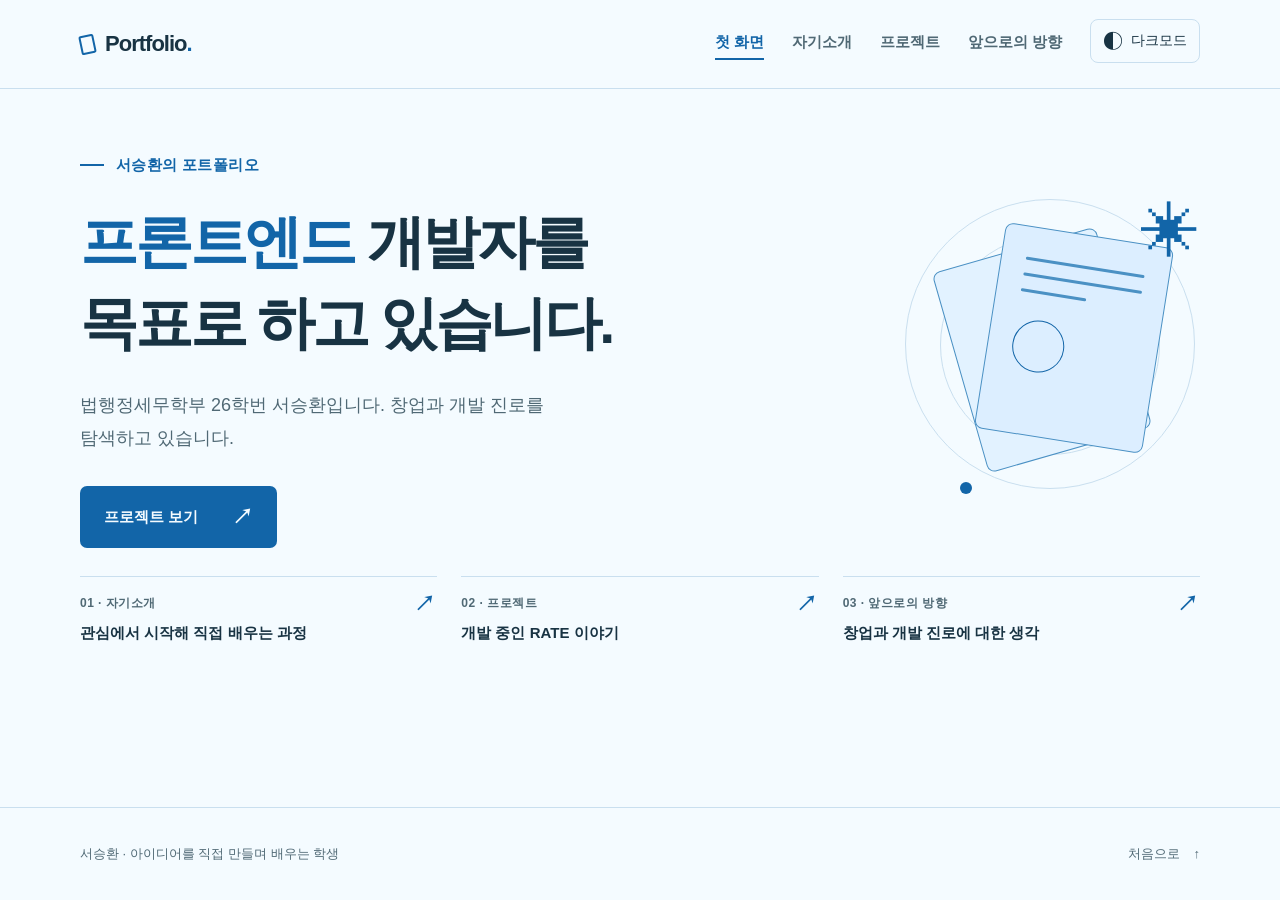
<file: index.html>
<!doctype html>
<html lang="ko">
<head>
  <meta charset="utf-8">
  <meta name="viewport" content="width=device-width, initial-scale=1">
  <meta name="color-scheme" content="light dark">
  <meta name="description" content="법행정세무학부 26학번 서승환의 개인 포트폴리오입니다. 아이디어를 직접 만들며 창업과 개발 진로를 탐색하고 있습니다.">
  <title>서승환 | 개인 포트폴리오</title>
  <script src="js/theme-init.js"></script>
  <link rel="stylesheet" href="css/style.css">
  <script src="js/main.js" defer></script>
</head>
<body>
  <a class="skip-link" href="#main">본문으로 건너뛰기</a>
  <header class="site-header">
    <div class="container header-inner">
      <a class="wordmark" href="index.html" aria-label="첫 화면으로 이동"><span class="brand-mark" aria-hidden="true"></span>Portfolio<span class="brand-dot" aria-hidden="true">.</span></a>
      <div class="header-controls">
        <button class="menu-toggle" type="button" aria-controls="site-nav" aria-expanded="false" hidden>
          <span class="menu-icon" aria-hidden="true"></span><span class="menu-label">메뉴</span>
        </button>
        <nav id="site-nav" class="site-nav" aria-label="주요 메뉴">
          <a href="index.html" aria-current="page">첫 화면</a>
          <a href="about.html">자기소개</a>
          <a href="project.html">프로젝트</a>
          <a href="future.html">앞으로의 방향</a>
        </nav>
        <button class="theme-toggle" type="button" aria-label="다크모드" aria-pressed="false" hidden>
          <span class="theme-icon" aria-hidden="true">◐</span><span>다크모드</span>
        </button>
      </div>
    </div>
  </header>

  <main id="main" class="home-main" tabindex="-1">
    <section class="hero container" aria-labelledby="hero-title">
      <div class="hero-copy">
        <p class="eyebrow"><span class="small-line" aria-hidden="true"></span>서승환의 포트폴리오</p>
        <h1 id="hero-title"><span>프론트엔드</span> 개발자를<br>목표로 하고 있습니다.</h1>
        <p class="hero-description">법행정세무학부 26학번 서승환입니다. 창업과 개발 진로를 탐색하고 있습니다.</p>
        <a class="primary-link" href="project.html">프로젝트 보기 <span aria-hidden="true">↗</span></a>
      </div>
      <div class="hero-art" aria-hidden="true">
        <div class="art-orbit orbit-one"></div>
        <div class="art-orbit orbit-two"></div>
        <div class="art-sheet sheet-back"></div>
        <div class="art-sheet sheet-front"><span class="art-line"></span><span class="art-line"></span><span class="art-line short"></span><span class="art-circle"></span></div>
        <span class="art-spark">✳</span>
        <span class="art-point"></span>
      </div>
    </section>
    <nav class="page-links container" aria-label="포트폴리오 살펴보기">
      <a href="about.html"><span class="page-link-label">01 · 자기소개</span><span>관심에서 시작해 직접 배우는 과정</span><span class="page-link-arrow" aria-hidden="true">↗</span></a>
      <a href="project.html"><span class="page-link-label">02 · 프로젝트</span><span>개발 중인 RATE 이야기</span><span class="page-link-arrow" aria-hidden="true">↗</span></a>
      <a href="future.html"><span class="page-link-label">03 · 앞으로의 방향</span><span>창업과 개발 진로에 대한 생각</span><span class="page-link-arrow" aria-hidden="true">↗</span></a>
    </nav>
  </main>

  <footer class="site-footer"><div class="container footer-inner"><p>서승환 · 아이디어를 직접 만들며 배우는 학생</p><a href="index.html">처음으로 <span aria-hidden="true">↑</span></a></div></footer>
</body>
</html>
</file>
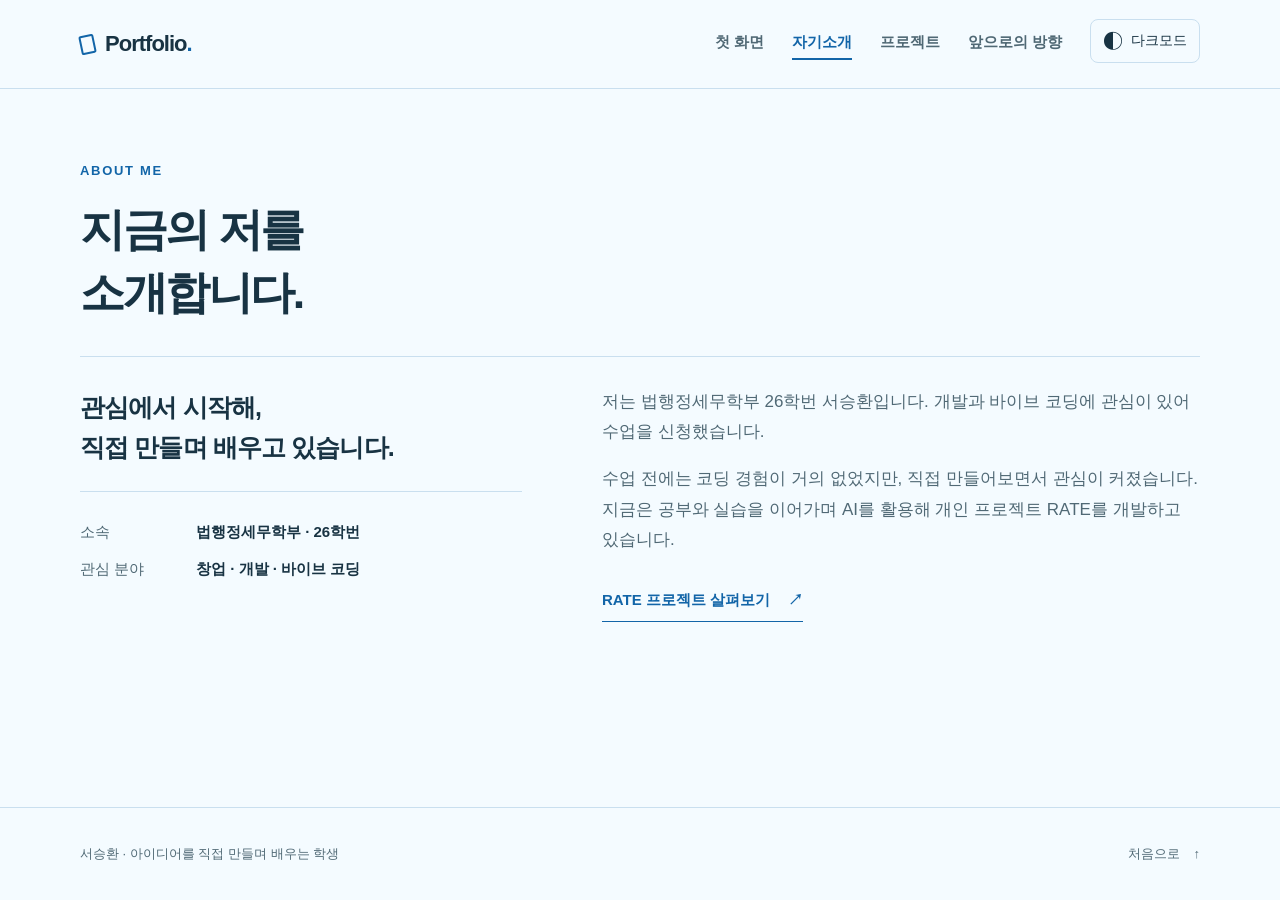
<file: about.html>
<!doctype html>
<html lang="ko">
<head>
  <meta charset="utf-8">
  <meta name="viewport" content="width=device-width, initial-scale=1">
  <meta name="color-scheme" content="light dark">
  <meta name="description" content="서승환의 자기소개와 개발, 바이브 코딩을 시작한 계기를 소개합니다.">
  <title>자기소개 | 서승환</title>
  <script src="js/theme-init.js"></script>
  <link rel="stylesheet" href="css/style.css">
  <script src="js/main.js" defer></script>
</head>
<body>
  <a class="skip-link" href="#main">본문으로 건너뛰기</a>
  <header class="site-header">
    <div class="container header-inner">
      <a class="wordmark" href="index.html" aria-label="첫 화면으로 이동"><span class="brand-mark" aria-hidden="true"></span>Portfolio<span class="brand-dot" aria-hidden="true">.</span></a>
      <div class="header-controls">
        <button class="menu-toggle" type="button" aria-controls="site-nav" aria-expanded="false" hidden><span class="menu-icon" aria-hidden="true"></span><span class="menu-label">메뉴</span></button>
        <nav id="site-nav" class="site-nav" aria-label="주요 메뉴">
          <a href="index.html">첫 화면</a>
          <a href="about.html" aria-current="page">자기소개</a>
          <a href="project.html">프로젝트</a>
          <a href="future.html">앞으로의 방향</a>
        </nav>
        <button class="theme-toggle" type="button" aria-label="다크모드" aria-pressed="false" hidden><span class="theme-icon" aria-hidden="true">◐</span><span>다크모드</span></button>
      </div>
    </div>
  </header>

  <main id="main" class="page-main container" tabindex="-1">
    <div class="page-heading"><p class="eyebrow">ABOUT ME</p><h1>지금의 저를<br>소개합니다.</h1></div>
    <div class="about page-content">
      <div class="about-intro"><p class="section-lead">관심에서 시작해,<br>직접 만들며 배우고 있습니다.</p>
        <dl class="about-facts"><div><dt>소속</dt><dd>법행정세무학부 · 26학번</dd></div><div><dt>관심 분야</dt><dd>창업 · 개발 · 바이브 코딩</dd></div></dl>
      </div>
      <div class="about-content">
        <p>저는 법행정세무학부 26학번 서승환입니다. 개발과 바이브 코딩에 관심이 있어 수업을 신청했습니다.</p>
        <p>수업 전에는 코딩 경험이 거의 없었지만, 직접 만들어보면서 관심이 커졌습니다. 지금은 공부와 실습을 이어가며 AI를 활용해 개인 프로젝트 RATE를 개발하고 있습니다.</p>
        <a class="text-link" href="project.html">RATE 프로젝트 살펴보기 <span aria-hidden="true">↗</span></a>
      </div>
    </div>
  </main>

  <footer class="site-footer"><div class="container footer-inner"><p>서승환 · 아이디어를 직접 만들며 배우는 학생</p><a href="index.html">처음으로 <span aria-hidden="true">↑</span></a></div></footer>
</body>
</html>
</file>
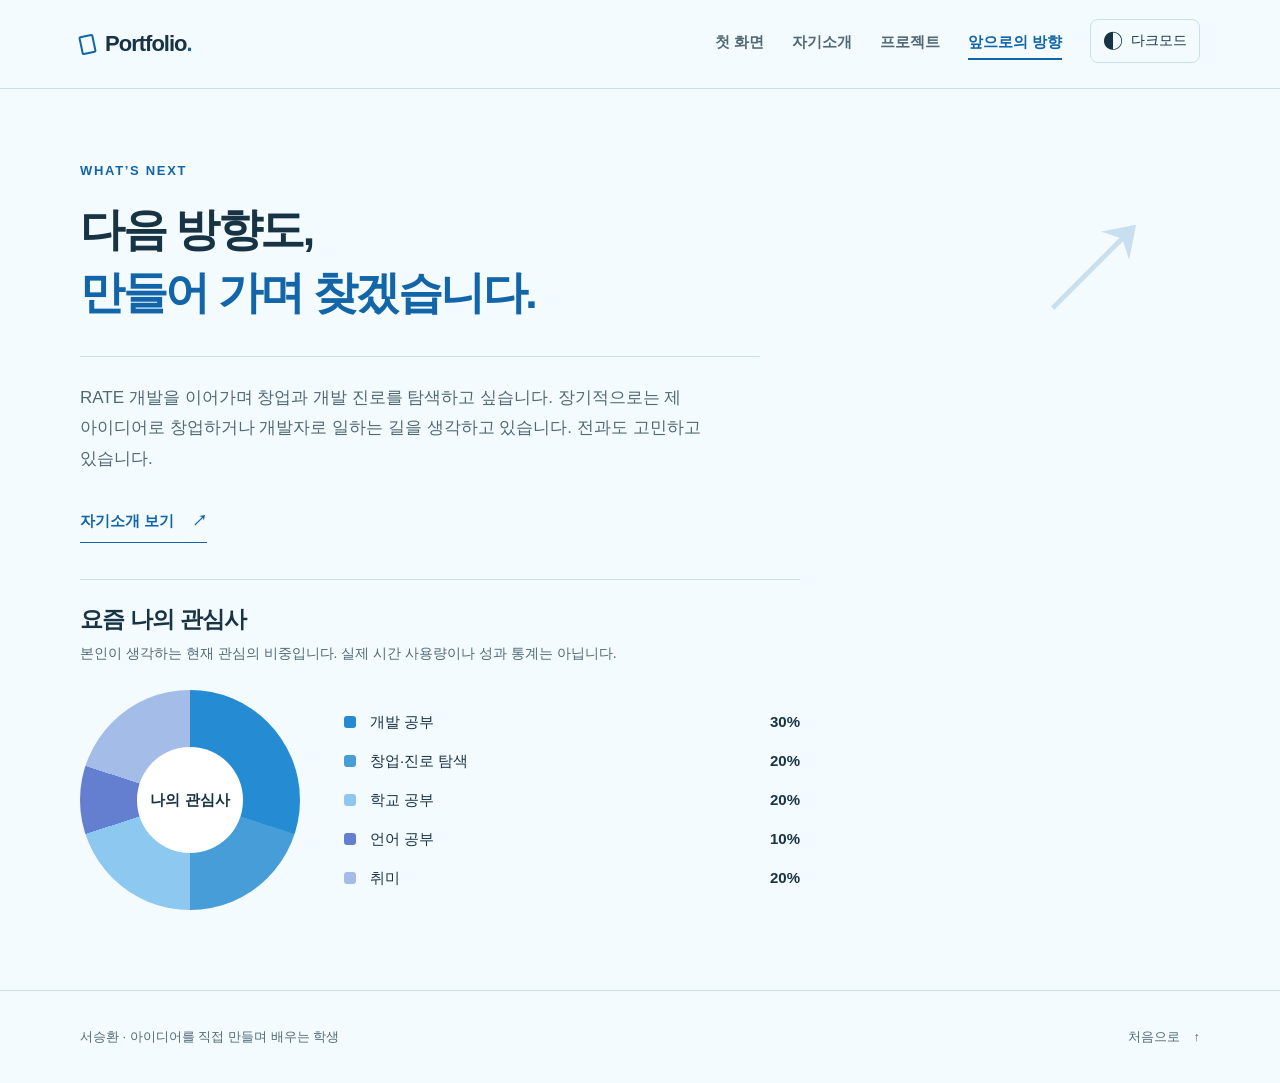
<file: future.html>
<!doctype html>
<html lang="ko">
<head>
  <meta charset="utf-8">
  <meta name="viewport" content="width=device-width, initial-scale=1">
  <meta name="color-scheme" content="light dark">
  <meta name="description" content="서승환이 RATE 개발을 이어가며 탐색하는 창업과 개발 진로의 방향을 소개합니다.">
  <title>앞으로의 방향 | 서승환</title>
  <script src="js/theme-init.js"></script>
  <link rel="stylesheet" href="css/style.css">
  <script src="js/main.js" defer></script>
</head>
<body>
  <a class="skip-link" href="#main">본문으로 건너뛰기</a>
  <header class="site-header">
    <div class="container header-inner">
      <a class="wordmark" href="index.html" aria-label="첫 화면으로 이동"><span class="brand-mark" aria-hidden="true"></span>Portfolio<span class="brand-dot" aria-hidden="true">.</span></a>
      <div class="header-controls">
        <button class="menu-toggle" type="button" aria-controls="site-nav" aria-expanded="false" hidden><span class="menu-icon" aria-hidden="true"></span><span class="menu-label">메뉴</span></button>
        <nav id="site-nav" class="site-nav" aria-label="주요 메뉴">
          <a href="index.html">첫 화면</a>
          <a href="about.html">자기소개</a>
          <a href="project.html">프로젝트</a>
          <a href="future.html" aria-current="page">앞으로의 방향</a>
        </nav>
        <button class="theme-toggle" type="button" aria-label="다크모드" aria-pressed="false" hidden><span class="theme-icon" aria-hidden="true">◐</span><span>다크모드</span></button>
      </div>
    </div>
  </header>

  <main id="main" class="page-main next-page container" tabindex="-1">
    <div class="page-heading"><p class="eyebrow">WHAT’S NEXT</p><h1>다음 방향도,<br><span>만들어 가며 찾겠습니다.</span></h1></div>
    <div class="page-content future-content"><p>RATE 개발을 이어가며 창업과 개발 진로를 탐색하고 싶습니다. 장기적으로는 제 아이디어로 창업하거나 개발자로 일하는 길을 생각하고 있습니다. 전과도 고민하고 있습니다.</p>
      <a class="text-link" href="about.html">자기소개 보기 <span aria-hidden="true">↗</span></a>
    </div>
    <section class="interest-section" aria-labelledby="interest-title">
      <h2 id="interest-title">요즘 나의 관심사</h2>
      <p class="interest-note">본인이 생각하는 현재 관심의 비중입니다. 실제 시간 사용량이나 성과 통계는 아닙니다.</p>
      <div class="interest-layout">
        <div class="interest-donut" aria-hidden="true"><div class="interest-hole">나의 관심사</div></div>
        <ul class="interest-legend">
          <li><span class="interest-swatch swatch-development" aria-hidden="true"></span><span>개발 공부</span><strong>30%</strong></li>
          <li><span class="interest-swatch swatch-career" aria-hidden="true"></span><span>창업·진로 탐색</span><strong>20%</strong></li>
          <li><span class="interest-swatch swatch-school" aria-hidden="true"></span><span>학교 공부</span><strong>20%</strong></li>
          <li><span class="interest-swatch swatch-language" aria-hidden="true"></span><span>언어 공부</span><strong>10%</strong></li>
          <li><span class="interest-swatch swatch-hobby" aria-hidden="true"></span><span>취미</span><strong>20%</strong></li>
        </ul>
      </div>
    </section>
    <span class="next-symbol" aria-hidden="true">↗</span>
  </main>

  <footer class="site-footer"><div class="container footer-inner"><p>서승환 · 아이디어를 직접 만들며 배우는 학생</p><a href="index.html">처음으로 <span aria-hidden="true">↑</span></a></div></footer>
</body>
</html>
</file>
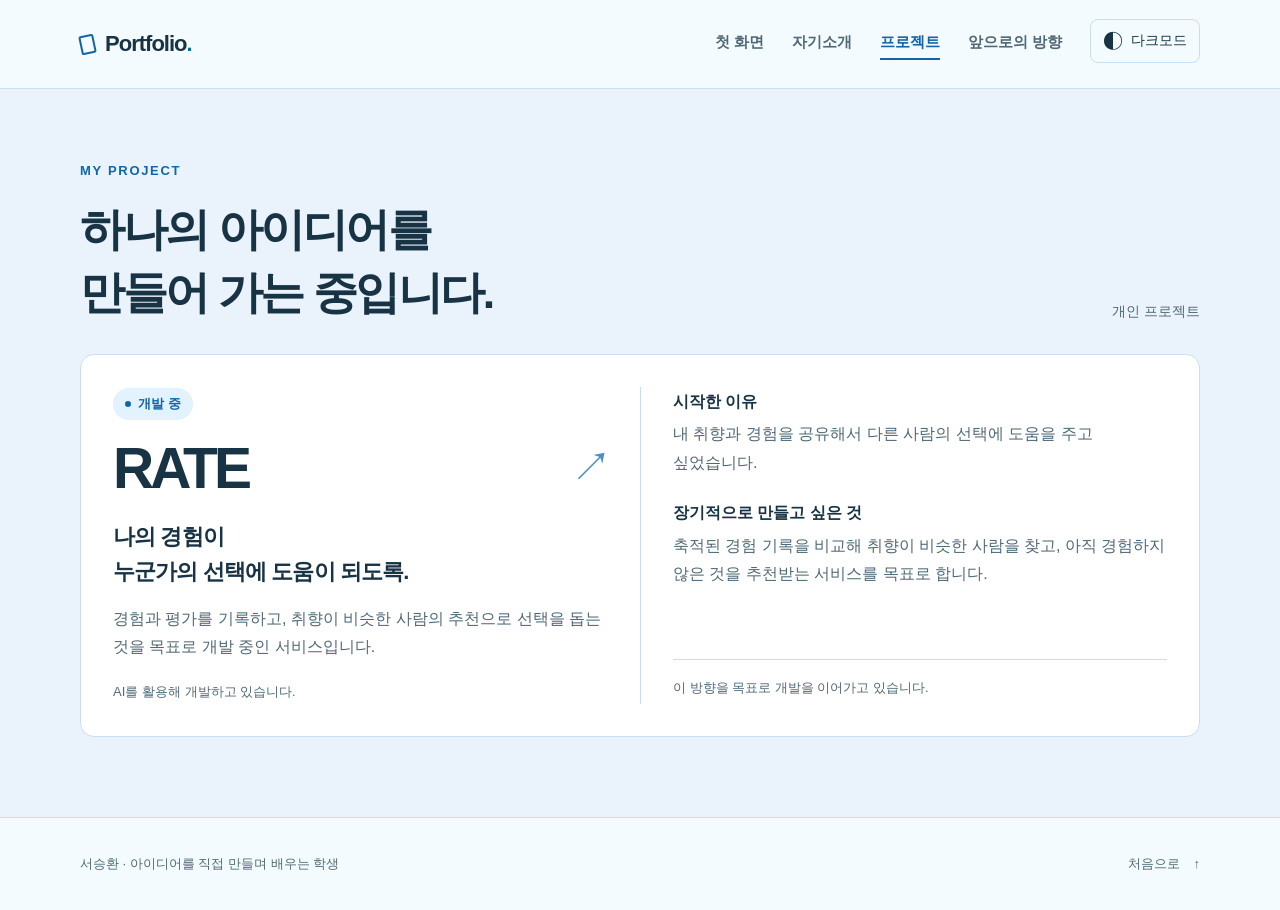
<file: project.html>
<!doctype html>
<html lang="ko">
<head>
  <meta charset="utf-8">
  <meta name="viewport" content="width=device-width, initial-scale=1">
  <meta name="color-scheme" content="light dark">
  <meta name="description" content="서승환이 AI를 활용해 개발 중인 개인 프로젝트 RATE의 기획 동기와 목표를 소개합니다.">
  <title>RATE 프로젝트 | 서승환</title>
  <script src="js/theme-init.js"></script>
  <link rel="stylesheet" href="css/style.css">
  <script src="js/main.js" defer></script>
</head>
<body>
  <a class="skip-link" href="#main">본문으로 건너뛰기</a>
  <header class="site-header">
    <div class="container header-inner">
      <a class="wordmark" href="index.html" aria-label="첫 화면으로 이동"><span class="brand-mark" aria-hidden="true"></span>Portfolio<span class="brand-dot" aria-hidden="true">.</span></a>
      <div class="header-controls">
        <button class="menu-toggle" type="button" aria-controls="site-nav" aria-expanded="false" hidden><span class="menu-icon" aria-hidden="true"></span><span class="menu-label">메뉴</span></button>
        <nav id="site-nav" class="site-nav" aria-label="주요 메뉴">
          <a href="index.html">첫 화면</a>
          <a href="about.html">자기소개</a>
          <a href="project.html" aria-current="page">프로젝트</a>
          <a href="future.html">앞으로의 방향</a>
        </nav>
        <button class="theme-toggle" type="button" aria-label="다크모드" aria-pressed="false" hidden><span class="theme-icon" aria-hidden="true">◐</span><span>다크모드</span></button>
      </div>
    </div>
  </header>

  <main id="main" class="page-main project-page" tabindex="-1">
    <div class="container">
      <div class="project-heading page-heading"><div><p class="eyebrow">MY PROJECT</p><h1>하나의 아이디어를<br>만들어 가는 중입니다.</h1></div><span class="project-caption">개인 프로젝트</span></div>
      <article class="project-panel page-content" aria-labelledby="rate-title" tabindex="0">
        <div class="project-intro">
          <span class="status"><span aria-hidden="true"></span>개발 중</span>
          <h2 id="rate-title">RATE<span aria-hidden="true">↗</span></h2>
          <p class="project-tagline">나의 경험이<br>누군가의 선택에 도움이 되도록.</p>
          <p class="project-description">경험과 평가를 기록하고, 취향이 비슷한 사람의 추천으로 선택을 돕는 것을 목표로 개발 중인 서비스입니다.</p>
          <p class="project-method">AI를 활용해 개발하고 있습니다.</p>
        </div>
        <div class="project-details">
          <div><h3>시작한 이유</h3><p>내 취향과 경험을 공유해서 다른 사람의 선택에 도움을 주고 싶었습니다.</p></div>
          <div><h3>장기적으로 만들고 싶은 것</h3><p>축적된 경험 기록을 비교해 취향이 비슷한 사람을 찾고, 아직 경험하지 않은 것을 추천받는 서비스를 목표로 합니다.</p></div>
          <p class="project-state">이 방향을 목표로 개발을 이어가고 있습니다.</p>
        </div>
      </article>
    </div>
  </main>

  <footer class="site-footer"><div class="container footer-inner"><p>서승환 · 아이디어를 직접 만들며 배우는 학생</p><a href="index.html">처음으로 <span aria-hidden="true">↑</span></a></div></footer>
</body>
</html>
</file>
<file: css/style.css>
:root {
  color-scheme: light;
  --bg: #f4fbff;
  --surface: #ffffff;
  --soft: #eaf3fc;
  --text: #183343;
  --muted: #506975;
  --accent: #1265a8;
  --accent-soft: #e2f2ff;
  --line: #c9dfef;
  --art-paper: #dceeff;
  --art-line: #4b91c4;
  --header: #f4fbff;
  --chart-development: #258bd2;
  --chart-career: #479dd7;
  --chart-school: #8cc8ef;
  --chart-language: #647fd0;
  --chart-hobby: #a4bce8;
}

@media (prefers-color-scheme: dark) {
  :root:not([data-theme="light"]) {
    color-scheme: dark;
    --bg: #132633;
    --surface: #1c3443;
    --soft: #18303d;
    --text: #effaff;
    --muted: #b8d1dd;
    --accent: #83caff;
    --accent-soft: #214557;
    --line: #355b6d;
    --art-paper: #25445e;
    --art-line: #85bce7;
    --header: #132633;
    --chart-development: #70baff;
    --chart-career: #64afe9;
    --chart-school: #a1d5fa;
    --chart-language: #8ea6ed;
    --chart-hobby: #b3c5f1;
  }
}

:root[data-theme="dark"] {
  color-scheme: dark;
  --bg: #132633;
  --surface: #1c3443;
  --soft: #18303d;
  --text: #effaff;
  --muted: #b8d1dd;
  --accent: #83caff;
  --accent-soft: #214557;
  --line: #355b6d;
  --art-paper: #25445e;
  --art-line: #85bce7;
  --header: #132633;
  --chart-development: #70baff;
  --chart-career: #64afe9;
  --chart-school: #a1d5fa;
  --chart-language: #8ea6ed;
  --chart-hobby: #b3c5f1;
}

* { box-sizing: border-box; }
html { background: var(--bg); scroll-behavior: smooth; scroll-padding-top: 104px; }
body { min-height: 100vh; min-height: 100svh; margin: 0; display: flex; flex-direction: column; background: var(--bg); color: var(--text); font-family: -apple-system, BlinkMacSystemFont, "Segoe UI", sans-serif; font-size: 17px; line-height: 1.8; word-break: keep-all; overflow-wrap: anywhere; }
main { flex: 1; }
a { color: inherit; text-decoration: none; }
button { font: inherit; color: inherit; cursor: pointer; }
button, a { -webkit-tap-highlight-color: transparent; }
[hidden] { display: none !important; }
:focus-visible { outline: 3px solid var(--accent); outline-offset: 5px; border-radius: 3px; }
section:focus, main:focus { outline: none; }
h1, h2, h3, h4, p { margin: 0; }
h1, h2, h3 { letter-spacing: -.055em; line-height: 1.35; }
.container { width: min(1120px, calc(100% - 96px)); margin-inline: auto; }
.skip-link { position: fixed; top: 12px; left: 12px; z-index: 20; padding: 10px 18px; background: var(--text); color: var(--bg); transform: translateY(-180%); }
.skip-link:focus { transform: translateY(0); }
.site-header { position: sticky; top: 0; z-index: 10; background: var(--header); border-bottom: 1px solid var(--line); }
.header-inner { min-height: 88px; display: flex; align-items: center; justify-content: space-between; gap: 24px; }
.wordmark { display: inline-flex; align-items: center; min-height: 44px; font-size: 22px; font-weight: 750; letter-spacing: -.045em; }
.brand-dot { color: var(--accent); }
.brand-mark { width: 15px; height: 19px; margin-right: 10px; border: 2px solid var(--accent); border-radius: 2px; transform: rotate(-12deg); }
.header-controls { position: relative; top: -3px; }
.header-controls, .site-nav { display: flex; align-items: center; gap: 28px; }
.site-nav a { display: flex; align-items: center; min-height: 44px; font-size: 15px; font-weight: 600; color: var(--muted); }
.site-nav a:hover, .site-footer a:hover { color: var(--accent); }
.site-nav a[aria-current="page"] { color: var(--accent); }
.site-nav a[aria-current="page"]::after { content: ""; display: block; position: absolute; right: 0; bottom: 3px; left: 0; height: 2px; background: var(--accent); }
.site-nav a { position: relative; }
.theme-toggle, .menu-toggle { min-height: 44px; padding: 8px 12px; border: 1px solid var(--line); border-radius: 8px; background: transparent; display: inline-flex; align-items: center; gap: 8px; font-size: 14px; }
.theme-toggle:hover, .menu-toggle:hover { background: var(--accent-soft); }
.theme-icon { font-size: 20px; line-height: 1; }
.menu-icon { width: 16px; height: 10px; border-block: 2px solid currentColor; }
.hero { position: relative; padding-block: 62px 28px; min-height: 460px; display: grid; grid-template-columns: 1fr 280px; align-items: center; gap: 32px; }
.eyebrow { color: var(--accent); font-size: 13px; font-weight: 700; letter-spacing: .13em; margin-bottom: 24px; }
.hero .eyebrow { display: flex; align-items: center; gap: 12px; letter-spacing: .025em; font-size: 15px; }
.small-line { width: 24px; height: 2px; background: var(--accent); }
h1 { font-size: clamp(39px, 4.5vw, 62px); font-weight: 750; line-height: 1.4; }
h1 span { color: var(--accent); }
.hero-description { max-width: 490px; margin-top: 26px; color: var(--muted); font-size: 18px; }
.primary-link { display: inline-flex; align-items: center; gap: 34px; min-height: 52px; margin-top: 32px; padding: 12px 24px; background: var(--accent); color: var(--bg); border-radius: 7px; font-size: 15px; font-weight: 700; }
.primary-link:hover { box-shadow: 0 4px 0 var(--line); transform: translateY(-2px); }
.primary-link:focus-visible { box-shadow: 0 0 0 5px var(--accent-soft); transform: translateY(-2px); }
.primary-link span { font-size: 21px; }
.hero-art { --art-scale: 1; position: relative; height: 320px; transform: scale(var(--art-scale)); transform-origin: center; }
.art-orbit { position: absolute; border: 1px solid var(--line); border-radius: 50%; }
.orbit-one { width: 290px; height: 290px; top: 10px; left: -15px; }
.orbit-two { width: 220px; height: 220px; top: 46px; left: 20px; }
.art-sheet { position: absolute; width: 170px; height: 208px; border: 1px solid var(--art-line); border-radius: 8px; }
.sheet-back { top: 57px; left: 37px; background: var(--accent-soft); transform: rotate(-16deg); }
.sheet-front { top: 45px; left: 69px; background: var(--art-paper); transform: rotate(9deg); padding: 30px 24px; }
.art-line { display: block; height: 3px; width: 100%; margin-bottom: 13px; background: var(--art-line); border-radius: 4px; }
.art-line.short { width: 55%; }
.art-circle { display: block; width: 52px; height: 52px; border: 1px solid var(--accent); border-radius: 50%; margin-top: 26px; }
.art-spark { position: absolute; right: 0; top: 15px; font-size: 59px; line-height: 1; color: var(--accent); }
.art-point { position: absolute; width: 12px; height: 12px; border-radius: 50%; background: var(--accent); bottom: 15px; left: 40px; }
.page-links { display: grid; grid-template-columns: repeat(3, minmax(0, 1fr)); gap: 24px; padding-bottom: 48px; }
.page-links a { position: relative; display: flex; flex-direction: column; gap: 5px; min-height: 106px; padding: 16px 34px 14px 0; border-top: 1px solid var(--line); font-size: 15px; font-weight: 600; }
.page-links a:hover, .page-links a:focus-visible { color: var(--accent); border-color: var(--accent); }
.page-link-label { color: var(--muted); font-size: 12px; letter-spacing: .04em; }
.page-link-arrow { position: absolute; top: 16px; right: 2px; font-size: 21px; line-height: 1; color: var(--accent); }
.page-main { padding-block: 70px 80px; }
.page-heading { margin-bottom: 32px; }
.page-heading .eyebrow { margin-bottom: 16px; }
.page-heading h1 { font-size: clamp(33px, 3.5vw, 48px); }
.page-content { position: relative; }
.about { display: grid; grid-template-columns: .85fr 1.15fr; gap: 80px; padding-top: 30px; border-top: 1px solid var(--line); }
.section-lead { font-size: 25px; line-height: 1.6; font-weight: 600; letter-spacing: -.035em; margin-bottom: 24px; }
.about-content > p { color: var(--muted); margin-bottom: 16px; }
.about-facts { margin: 24px 0 0; padding: 16px 0 0; border-top: 1px solid var(--line); }
.about-facts div { display: grid; grid-template-columns: 100px 1fr; gap: 16px; margin-top: 10px; font-size: 15px; }
.about-facts dt { color: var(--muted); }
.about-facts dd { margin: 0; font-weight: 600; }
.text-link { display: inline-flex; align-items: center; gap: 18px; min-height: 44px; margin-top: 6px; color: var(--accent); font-size: 15px; font-weight: 700; border-bottom: 1px solid currentColor; }
.text-link:hover, .text-link:focus-visible { background: var(--accent-soft); }
.project-page { background: var(--soft); }
.project-heading { display: flex; align-items: flex-end; justify-content: space-between; gap: 24px; margin-bottom: 30px; }
.project-caption { font-size: 14px; color: var(--muted); }
.project-panel { display: grid; grid-template-columns: 1fr 1fr; border: 1px solid var(--line); border-radius: 14px; background: var(--surface); }
.project-panel:hover, .project-panel:focus-visible { border-color: var(--accent); box-shadow: 0 16px 36px rgba(20, 44, 83, .12); transform: translateY(-4px); }
.project-intro { padding: 32px; }
.status { display: inline-flex; align-items: center; gap: 7px; border-radius: 20px; background: var(--accent-soft); color: var(--accent); font-size: 13px; font-weight: 700; padding: 4px 12px; }
.status > span { width: 6px; height: 6px; border-radius: 50%; background: currentColor; }
#rate-title { display: flex; align-items: center; justify-content: space-between; font-size: 57px; margin-top: 10px; letter-spacing: -.07em; }
#rate-title > span { color: var(--art-line); font-size: 41px; font-weight: 400; }
.project-tagline { font-size: 22px; line-height: 1.55; letter-spacing: -.04em; margin-top: 14px; font-weight: 600; }
.project-description { margin-top: 16px; color: var(--muted); font-size: 16px; }
.project-method { color: var(--muted); font-size: 13px; margin-top: 18px; }
.project-details { margin-block: 32px; padding: 4px 32px; border-left: 1px solid var(--line); display: flex; flex-direction: column; gap: 24px; }
.project-details h3 { margin-bottom: 8px; font-size: 16px; letter-spacing: 0; }
.project-details p { color: var(--muted); font-size: 16px; }
.project-details .project-state { font-size: 13px; border-top: 1px solid var(--line); padding-top: 16px; margin-top: auto; }
.next-page { position: relative; }
.next-page h1 span { color: var(--accent); }
.future-content { max-width: 680px; padding-top: 26px; border-top: 1px solid var(--line); }
.future-content p { color: var(--muted); }
.future-content .text-link { margin-top: 24px; }
.interest-section { max-width: 720px; margin-top: 36px; padding-top: 24px; border-top: 1px solid var(--line); }
.interest-section h2 { font-size: 23px; letter-spacing: -.035em; }
.interest-note { margin-top: 6px; color: var(--muted); font-size: 14px; }
.interest-layout { display: flex; align-items: center; gap: 44px; margin-top: 24px; }
.interest-donut { position: relative; flex: 0 0 220px; width: 220px; height: 220px; border-radius: 50%; background: conic-gradient(var(--chart-development) 0 30%, var(--chart-career) 30% 50%, var(--chart-school) 50% 70%, var(--chart-language) 70% 80%, var(--chart-hobby) 80% 100%); }
.interest-hole { position: absolute; inset: 26%; display: grid; place-items: center; border-radius: 50%; background: var(--surface); color: var(--text); font-size: 15px; font-weight: 700; text-align: center; }
.interest-legend { flex: 1; min-width: 0; margin: 0; padding: 0; list-style: none; }
.interest-legend li { display: grid; grid-template-columns: 14px minmax(0, 1fr) auto; align-items: center; gap: 12px; min-height: 39px; font-size: 15px; }
.interest-legend strong { font-variant-numeric: tabular-nums; }
.interest-swatch { width: 12px; height: 12px; border-radius: 3px; }
.swatch-development { background: var(--chart-development); }
.swatch-career { background: var(--chart-career); }
.swatch-school { background: var(--chart-school); }
.swatch-language { background: var(--chart-language); }
.swatch-hobby { background: var(--chart-hobby); }
.next-symbol { position: absolute; right: 40px; top: 115px; color: var(--line); font-size: 131px; line-height: 1; }
.site-footer { border-top: 1px solid var(--line); }
.footer-inner { display: flex; justify-content: space-between; align-items: center; gap: 24px; padding-block: 24px; font-size: 13px; color: var(--muted); }
.site-footer a { display: inline-flex; align-items: center; gap: 14px; min-height: 44px; }

/* 각 페이지의 콘텐츠는 기본적으로 보이며, 입장 효과는 한 번만 실행된다. */
@media (prefers-reduced-motion: no-preference) {
  .hero-copy > .eyebrow,
  .hero-copy > h1,
  .hero-copy > .hero-description,
  .hero-copy > .primary-link,
  .page-heading .eyebrow,
  .page-heading h1,
  .about.page-content,
  .future-content,
  .project-panel.page-content,
  .page-links a { animation: rise-in .56s cubic-bezier(.2, .7, .2, 1) backwards; }
  .hero-copy > .eyebrow { animation-delay: .06s; }
  .hero-copy > h1 { animation-delay: .16s; }
  .hero-copy > .hero-description { animation-delay: .26s; }
  .hero-copy > .primary-link { animation-delay: .36s; }
  .page-heading h1 { animation-delay: .12s; }
  .about.page-content, .future-content, .project-panel.page-content { animation-delay: .24s; }
  .project-panel.page-content { animation-name: fade-in; }
  .page-links a:nth-child(1) { animation-delay: .42s; }
  .page-links a:nth-child(2) { animation-delay: .5s; }
  .page-links a:nth-child(3) { animation-delay: .58s; }
  .hero-art { animation: art-float 8s ease-in-out infinite; }
  .interest-section { animation: rise-in .56s cubic-bezier(.2, .7, .2, 1) .34s backwards; }
  .interest-donut { animation: chart-enter .55s ease-out .42s backwards; }
  .page-leaving .hero,
  .page-leaving .page-links,
  .page-leaving .page-heading,
  .page-leaving .page-content,
  .page-leaving .interest-section,
  .page-leaving .next-symbol { opacity: .32; transform: translateY(-8px); transition: opacity .36s ease, transform .36s ease; }
  .page-leaving .interest-section { animation: none; }
}

@keyframes rise-in {
  from { opacity: .4; transform: translateY(14px); }
  to { opacity: 1; transform: translateY(0); }
}

@keyframes fade-in {
  from { opacity: .4; }
  to { opacity: 1; }
}

@keyframes chart-enter {
  from { opacity: .6; transform: scale(.96); }
  to { opacity: 1; transform: scale(1); }
}

@keyframes art-float {
  0%, 100% { transform: translateY(0) scale(var(--art-scale)); }
  50% { transform: translateY(-10px) scale(var(--art-scale)); }
}

body, .site-header, .project-page, .project-panel {
  transition: background-color .45s ease, color .45s ease, border-color .45s ease;
}
.project-panel { transition: background-color .45s ease, color .45s ease, border-color .45s ease, transform .25s ease, box-shadow .25s ease; }
.primary-link { transition: background-color .45s ease, color .45s ease, transform .2s ease, box-shadow .2s ease; }
.theme-toggle, .menu-toggle { transition: background-color .45s ease, color .45s ease, border-color .45s ease, box-shadow .2s ease; }
.theme-toggle:focus-visible, .menu-toggle:focus-visible { background: var(--accent-soft); border-color: var(--accent); box-shadow: 0 0 0 4px var(--accent-soft); }
.wordmark, .site-nav a, .page-links a, .page-link-label, .text-link, .hero-description, .eyebrow, h1, h2, h3, h4, .about-content p, .about-facts, .project-intro p, .project-details p, .future-content p, .interest-section, .interest-note, .interest-hole, .interest-swatch, .site-footer,
.status, .brand-dot, .next-symbol, .art-spark, .art-line, .art-circle, .art-point, .art-orbit, .art-sheet, .small-line {
  transition: color .45s ease, background-color .45s ease, border-color .45s ease;
}

@media (max-width: 960px) {
  .hero { grid-template-columns: 1fr 210px; gap: 16px; }
  .hero-art { --art-scale: .75; }
  .header-controls, .site-nav { gap: 16px; }
  .about { gap: 40px; }
  .project-intro { padding: 28px; }
  .project-details { padding-inline: 28px; margin-block: 28px; }
}

@media (max-width: 900px) {
  html { scroll-padding-top: 88px; }
  .container { width: calc(100% - 40px); }
  .header-inner { min-height: 72px; gap: 12px; }
  .wordmark { font-size: 19px; }
  .brand-mark { width: 12px; height: 16px; margin-right: 7px; }
  .header-controls { gap: 8px; }
  .theme-toggle, .menu-toggle { padding: 8px 10px; font-size: 13px; }
  .site-nav { flex-wrap: wrap; gap: 8px 16px; }
  .js-ready .site-nav { position: absolute; top: 100%; left: 0; right: 0; padding: 16px 20px 24px; background: var(--header); border-bottom: 1px solid var(--line); flex-direction: column; align-items: stretch; gap: 4px; }
  .site-nav a { padding: 8px 12px; }
  .site-nav a[aria-current="page"]::after { right: auto; bottom: 7px; left: 12px; width: 36px; }
  html:not(.js-ready) .header-inner { flex-wrap: wrap; }
  html:not(.js-ready) .header-controls { width: 100%; }
  .hero { min-height: auto; display: block; padding-block: 64px 42px; }
  .hero .eyebrow { font-size: 13px; margin-bottom: 24px; }
  h1 { font-size: clamp(35px, 7.9vw, 56px); line-height: 1.45; }
  .hero-description { margin-top: 24px; font-size: 17px; max-width: 380px; }
  .hero-art { display: none; }
  .page-links { grid-template-columns: 1fr; gap: 0; padding-bottom: 40px; }
  .page-links a { min-height: 80px; }
  .page-main { padding-block: 60px 76px; }
  .page-heading { margin-bottom: 28px; }
  .page-heading h1 { font-size: clamp(31px, 7.3vw, 44px); }
  .about { display: block; }
  .about-intro { margin-bottom: 32px; }
  .eyebrow { margin-bottom: 18px; font-size: 12px; }
  .section-lead { font-size: 23px; }
  .project-heading { margin-bottom: 30px; }
  .project-caption { display: none; }
  .project-panel { grid-template-columns: 1fr; }
  .project-intro { padding: 28px; }
  #rate-title { font-size: 57px; }
  .project-details { margin: 0 28px 28px; padding: 28px 0 0; border-left: 0; border-top: 1px solid var(--line); gap: 26px; }
  .next-symbol { display: none; }
  .interest-layout { flex-direction: column; align-items: stretch; gap: 22px; }
  .interest-donut { align-self: center; flex-basis: 220px; }
  .footer-inner { align-items: flex-start; font-size: 12px; gap: 12px; }
  .footer-inner > p { max-width: 190px; padding-top: 10px; }
  .site-footer a { white-space: nowrap; }
}

@media (prefers-reduced-motion: reduce) {
  html { scroll-behavior: auto; }
  *, *::before, *::after { animation: none !important; transition: none !important; }
  .primary-link:hover { transform: none; }
  .primary-link:focus-visible, .project-panel:hover, .project-panel:focus-visible { transform: none; }
}
</file>
